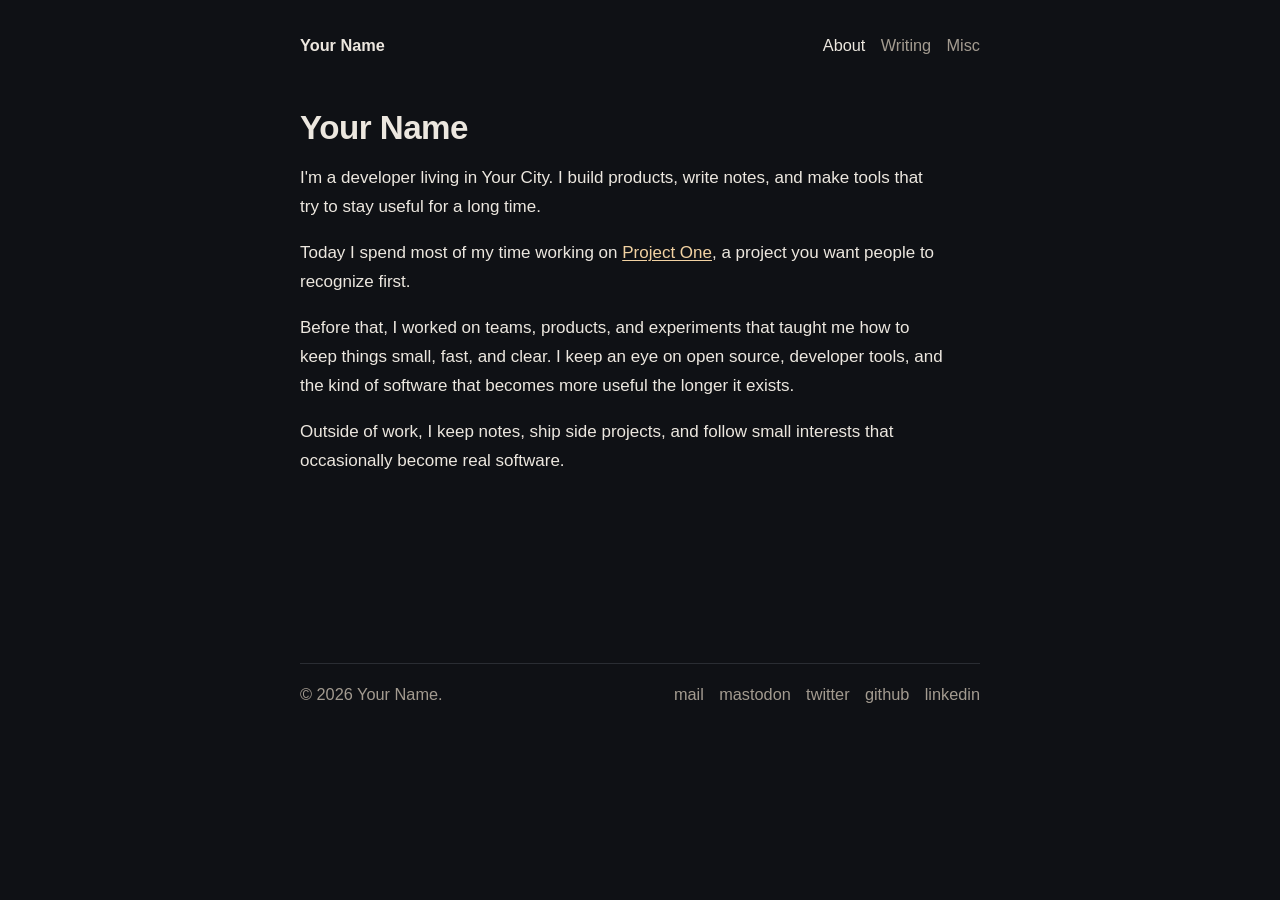
<file: index.html>
<!doctype html>
<html lang="en">
  <head>
    <meta charset="utf-8">
    <meta name="viewport" content="width=device-width, initial-scale=1">
    <title>Your Name</title>
    <meta
      name="description"
      content="A restrained personal website template for notes, projects, and contact."
    >
    <meta name="color-scheme" content="dark">
    <link rel="stylesheet" href="styles.css">
  </head>
  <body>
    <div class="site-shell">
      <header class="site-header">
        <a class="site-title" href="./">Your Name</a>
        <nav class="site-nav" aria-label="Primary">
          <a aria-current="page" href="./">About</a>
          <a href="./writing.html">Writing</a>
          <a href="./misc.html">Misc</a>
        </nav>
      </header>

      <main class="page-content">
        <article class="prose">
          <h1>Your Name</h1>
          <p>
            I'm a developer living in Your City. I build products, write notes, and make tools that
            try to stay useful for a long time.
          </p>
          <p>
            Today I spend most of my time working on
            <a href="https://github.com/yourname/project-one">Project One</a>, a project you want
            people to recognize first.
          </p>
          <p>
            Before that, I worked on teams, products, and experiments that taught me how to keep
            things small, fast, and clear. I keep an eye on open source, developer tools, and the
            kind of software that becomes more useful the longer it exists.
          </p>
          <p>
            Outside of work, I keep notes, ship side projects, and follow small interests that
            occasionally become real software.
          </p>
        </article>
      </main>

      <footer class="site-footer">
        <p>&copy; 2026 Your Name.</p>
        <p class="footer-links">
          <a href="mailto:you@example.com">mail</a>
          <a href="https://mastodon.social/@yourname" rel="me">mastodon</a>
          <a href="https://x.com/yourname">twitter</a>
          <a href="https://github.com/yourname">github</a>
          <a href="https://www.linkedin.com/in/yourname/">linkedin</a>
        </p>
      </footer>
    </div>
  </body>
</html>
</file>
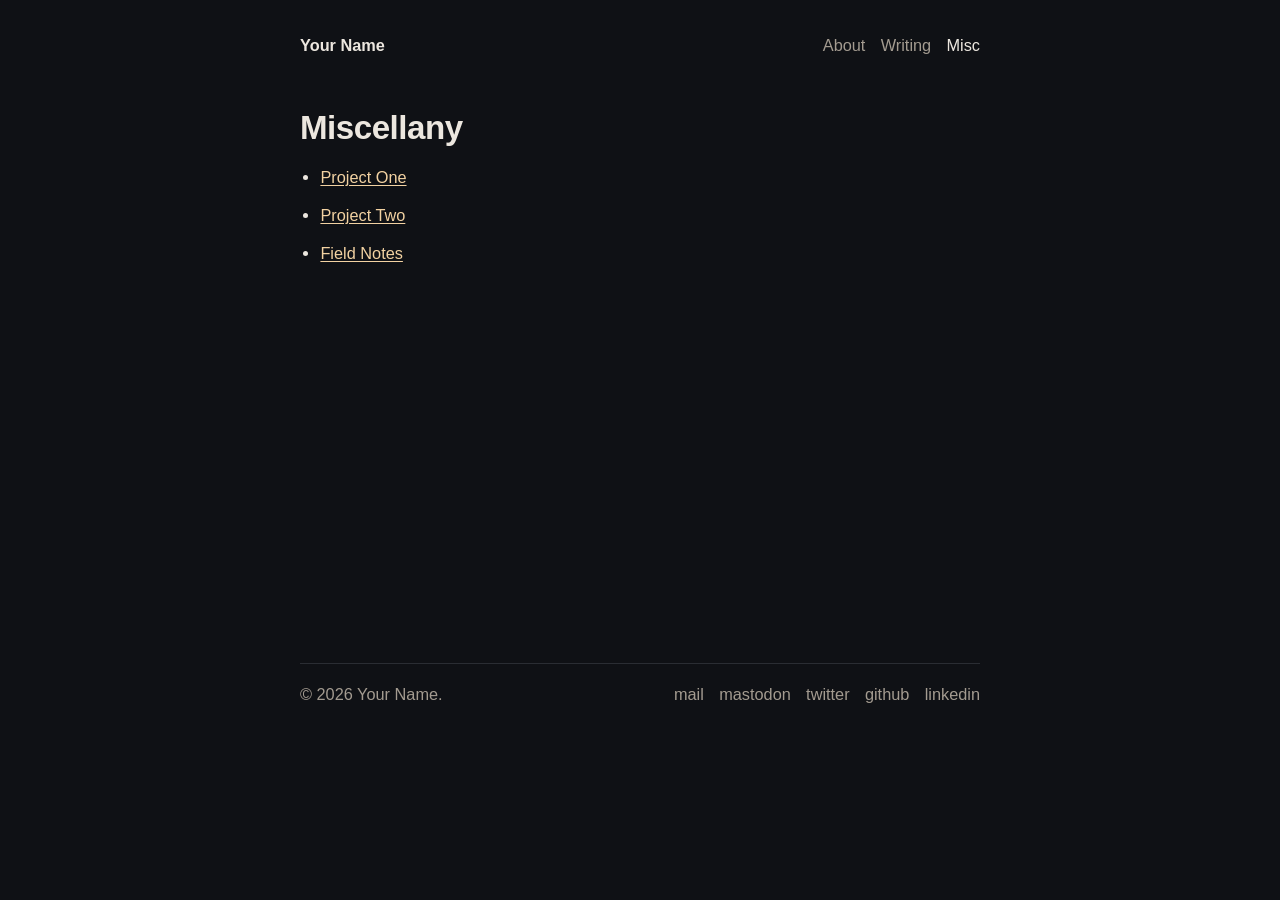
<file: misc.html>
<!doctype html>
<html lang="en">
  <head>
    <meta charset="utf-8">
    <meta name="viewport" content="width=device-width, initial-scale=1">
    <title>Misc - Your Name</title>
    <meta
      name="description"
      content="Miscellany, projects, and other links by Your Name."
    >
    <meta name="color-scheme" content="dark">
    <link rel="stylesheet" href="styles.css">
  </head>
  <body>
    <div class="site-shell">
      <header class="site-header">
        <a class="site-title" href="./">Your Name</a>
        <nav class="site-nav" aria-label="Primary">
          <a href="./">About</a>
          <a href="./writing.html">Writing</a>
          <a aria-current="page" href="./misc.html">Misc</a>
        </nav>
      </header>

      <main class="page-content">
        <article class="list-page">
          <h1>Miscellany</h1>
          <ul class="misc-list">
            <li>
              <a class="misc-title" href="https://github.com/yourname/project-one">Project One</a>
            </li>
            <li>
              <a class="misc-title" href="https://github.com/yourname/project-two">Project Two</a>
            </li>
            <li>
              <a class="misc-title" href="#">Field Notes</a>
            </li>
          </ul>
        </article>
      </main>

      <footer class="site-footer">
        <p>&copy; 2026 Your Name.</p>
        <p class="footer-links">
          <a href="mailto:you@example.com">mail</a>
          <a href="https://mastodon.social/@yourname" rel="me">mastodon</a>
          <a href="https://x.com/yourname">twitter</a>
          <a href="https://github.com/yourname">github</a>
          <a href="https://www.linkedin.com/in/yourname/">linkedin</a>
        </p>
      </footer>
    </div>
  </body>
</html>
</file>
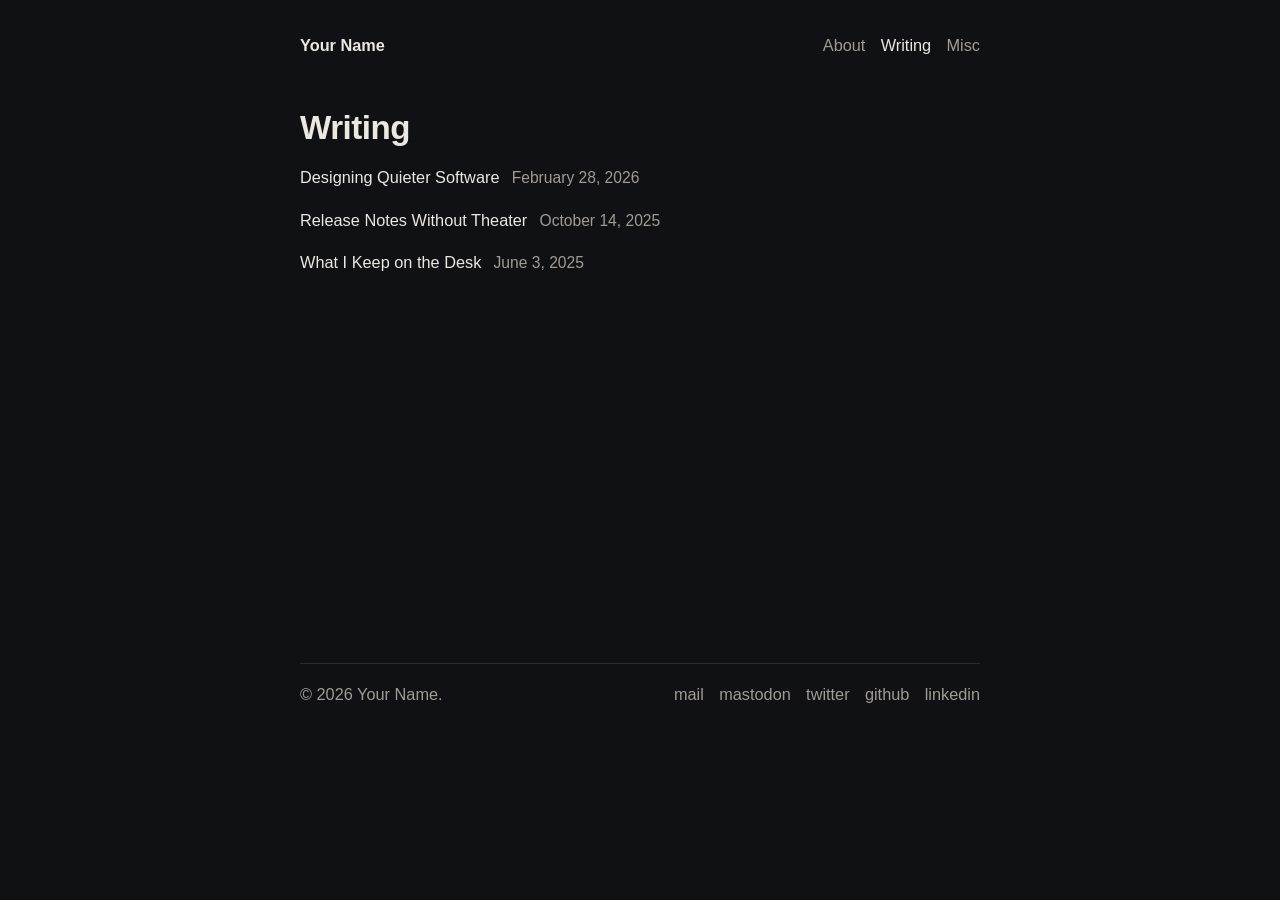
<file: writing.html>
<!doctype html>
<html lang="en">
  <head>
    <meta charset="utf-8">
    <meta name="viewport" content="width=device-width, initial-scale=1">
    <title>Writing - Your Name</title>
    <meta
      name="description"
      content="Selected writing by Your Name."
    >
    <meta name="color-scheme" content="dark">
    <link rel="stylesheet" href="styles.css">
  </head>
  <body>
    <div class="site-shell">
      <header class="site-header">
        <a class="site-title" href="./">Your Name</a>
        <nav class="site-nav" aria-label="Primary">
          <a href="./">About</a>
          <a aria-current="page" href="./writing.html">Writing</a>
          <a href="./misc.html">Misc</a>
        </nav>
      </header>

      <main class="page-content">
        <article class="list-page">
          <h1>Writing</h1>
          <ul class="entry-list">
            <li>
              <a class="entry-title" href="./writing/designing-quieter-software.html">Designing Quieter Software</a>
              <span class="entry-date">February 28, 2026</span>
            </li>
            <li>
              <a class="entry-title" href="./writing/release-notes-without-theater.html">Release Notes Without Theater</a>
              <span class="entry-date">October 14, 2025</span>
            </li>
            <li>
              <a class="entry-title" href="./writing/what-i-keep-on-the-desk.html">What I Keep on the Desk</a>
              <span class="entry-date">June 3, 2025</span>
            </li>
          </ul>
        </article>
      </main>

      <footer class="site-footer">
        <p>&copy; 2026 Your Name.</p>
        <p class="footer-links">
          <a href="mailto:you@example.com">mail</a>
          <a href="https://mastodon.social/@yourname" rel="me">mastodon</a>
          <a href="https://x.com/yourname">twitter</a>
          <a href="https://github.com/yourname">github</a>
          <a href="https://www.linkedin.com/in/yourname/">linkedin</a>
        </p>
      </footer>
    </div>
  </body>
</html>
</file>
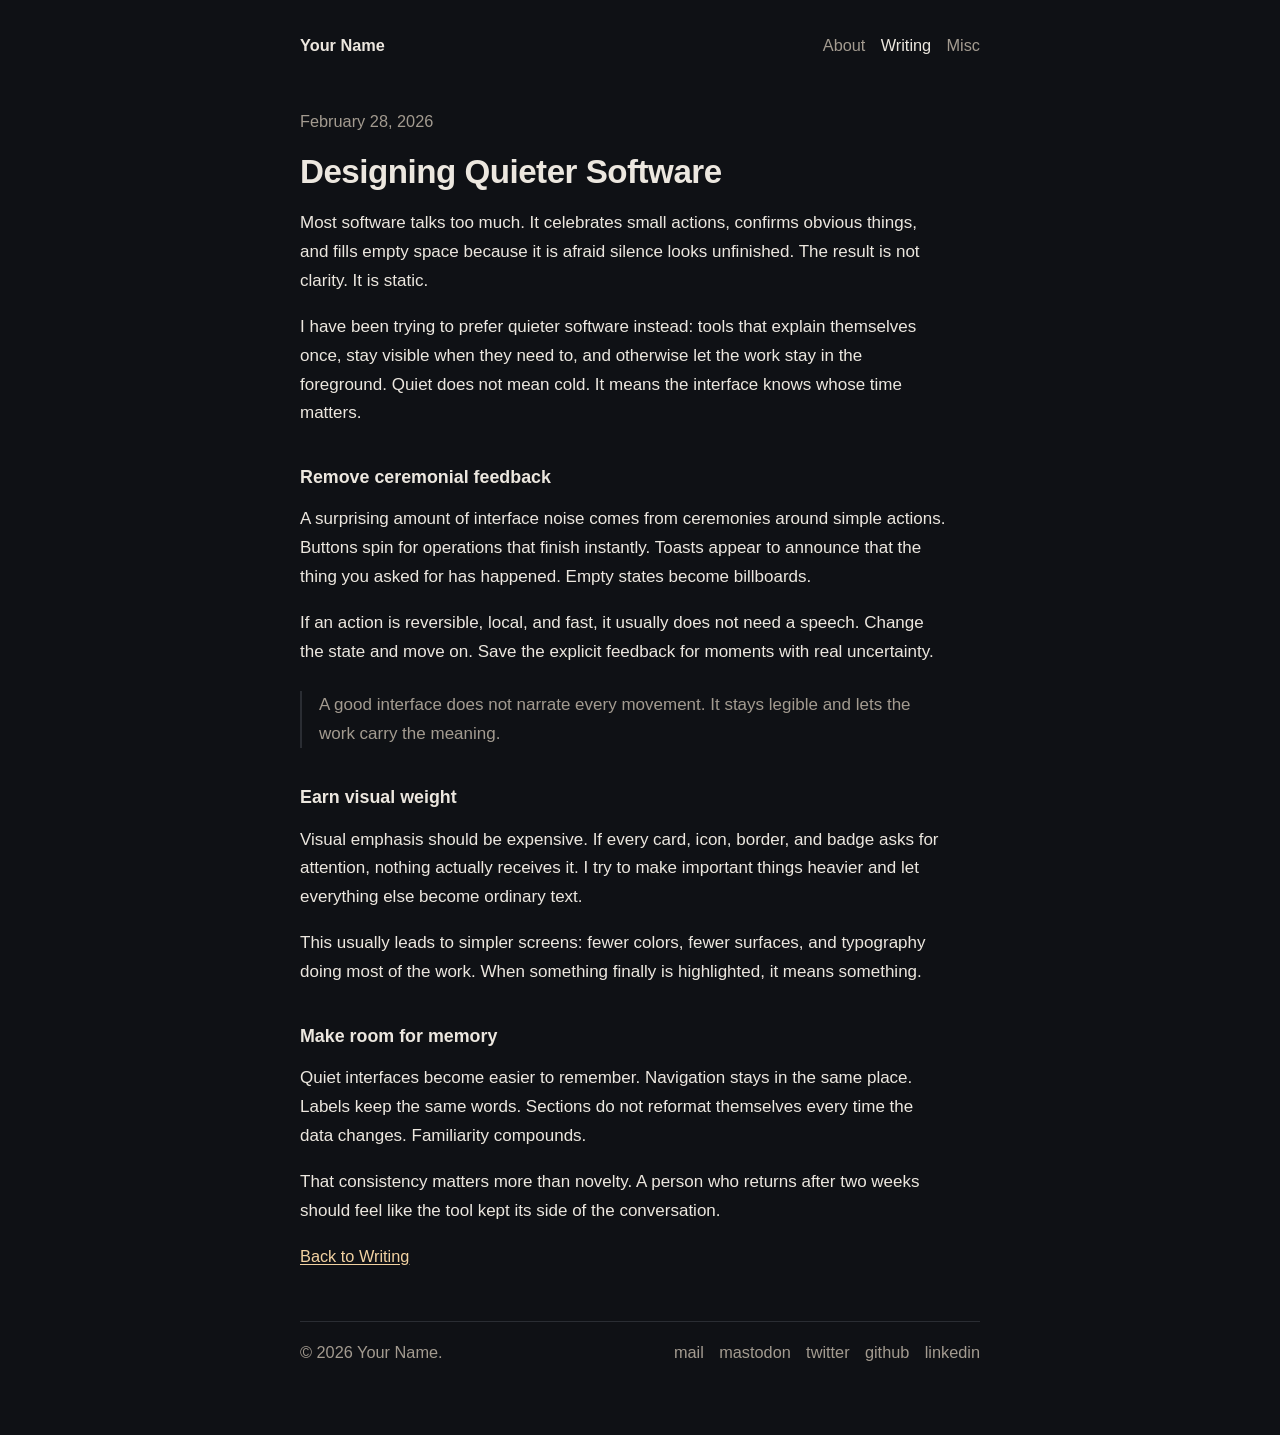
<file: writing/designing-quieter-software.html>
<!doctype html>
<html lang="en">
  <head>
    <meta charset="utf-8">
    <meta name="viewport" content="width=device-width, initial-scale=1">
    <title>Designing Quieter Software - Your Name</title>
    <meta
      name="description"
      content="A sample essay page for the Minimal Pages Template."
    >
    <meta name="color-scheme" content="dark">
    <link rel="stylesheet" href="../styles.css">
  </head>
  <body>
    <div class="site-shell">
      <header class="site-header">
        <a class="site-title" href="../">Your Name</a>
        <nav class="site-nav" aria-label="Primary">
          <a href="../">About</a>
          <a aria-current="page" href="../writing.html">Writing</a>
          <a href="../misc.html">Misc</a>
        </nav>
      </header>

      <main class="page-content">
        <article class="prose article-body">
          <p class="article-meta">February 28, 2026</p>
          <h1>Designing Quieter Software</h1>
          <p>
            Most software talks too much. It celebrates small actions, confirms obvious things, and
            fills empty space because it is afraid silence looks unfinished. The result is not
            clarity. It is static.
          </p>
          <p>
            I have been trying to prefer quieter software instead: tools that explain themselves
            once, stay visible when they need to, and otherwise let the work stay in the foreground.
            Quiet does not mean cold. It means the interface knows whose time matters.
          </p>

          <h2>Remove ceremonial feedback</h2>
          <p>
            A surprising amount of interface noise comes from ceremonies around simple actions.
            Buttons spin for operations that finish instantly. Toasts appear to announce that the
            thing you asked for has happened. Empty states become billboards.
          </p>
          <p>
            If an action is reversible, local, and fast, it usually does not need a speech. Change
            the state and move on. Save the explicit feedback for moments with real uncertainty.
          </p>

          <blockquote>
            A good interface does not narrate every movement. It stays legible and lets the work
            carry the meaning.
          </blockquote>

          <h2>Earn visual weight</h2>
          <p>
            Visual emphasis should be expensive. If every card, icon, border, and badge asks for
            attention, nothing actually receives it. I try to make important things heavier and let
            everything else become ordinary text.
          </p>
          <p>
            This usually leads to simpler screens: fewer colors, fewer surfaces, and typography
            doing most of the work. When something finally is highlighted, it means something.
          </p>

          <h2>Make room for memory</h2>
          <p>
            Quiet interfaces become easier to remember. Navigation stays in the same place. Labels
            keep the same words. Sections do not reformat themselves every time the data changes.
            Familiarity compounds.
          </p>
          <p>
            That consistency matters more than novelty. A person who returns after two weeks should
            feel like the tool kept its side of the conversation.
          </p>

          <p class="article-back"><a href="../writing.html">Back to Writing</a></p>
        </article>
      </main>

      <footer class="site-footer">
        <p>&copy; 2026 Your Name.</p>
        <p class="footer-links">
          <a href="mailto:you@example.com">mail</a>
          <a href="https://mastodon.social/@yourname" rel="me">mastodon</a>
          <a href="https://x.com/yourname">twitter</a>
          <a href="https://github.com/yourname">github</a>
          <a href="https://www.linkedin.com/in/yourname/">linkedin</a>
        </p>
      </footer>
    </div>
  </body>
</html>
</file>
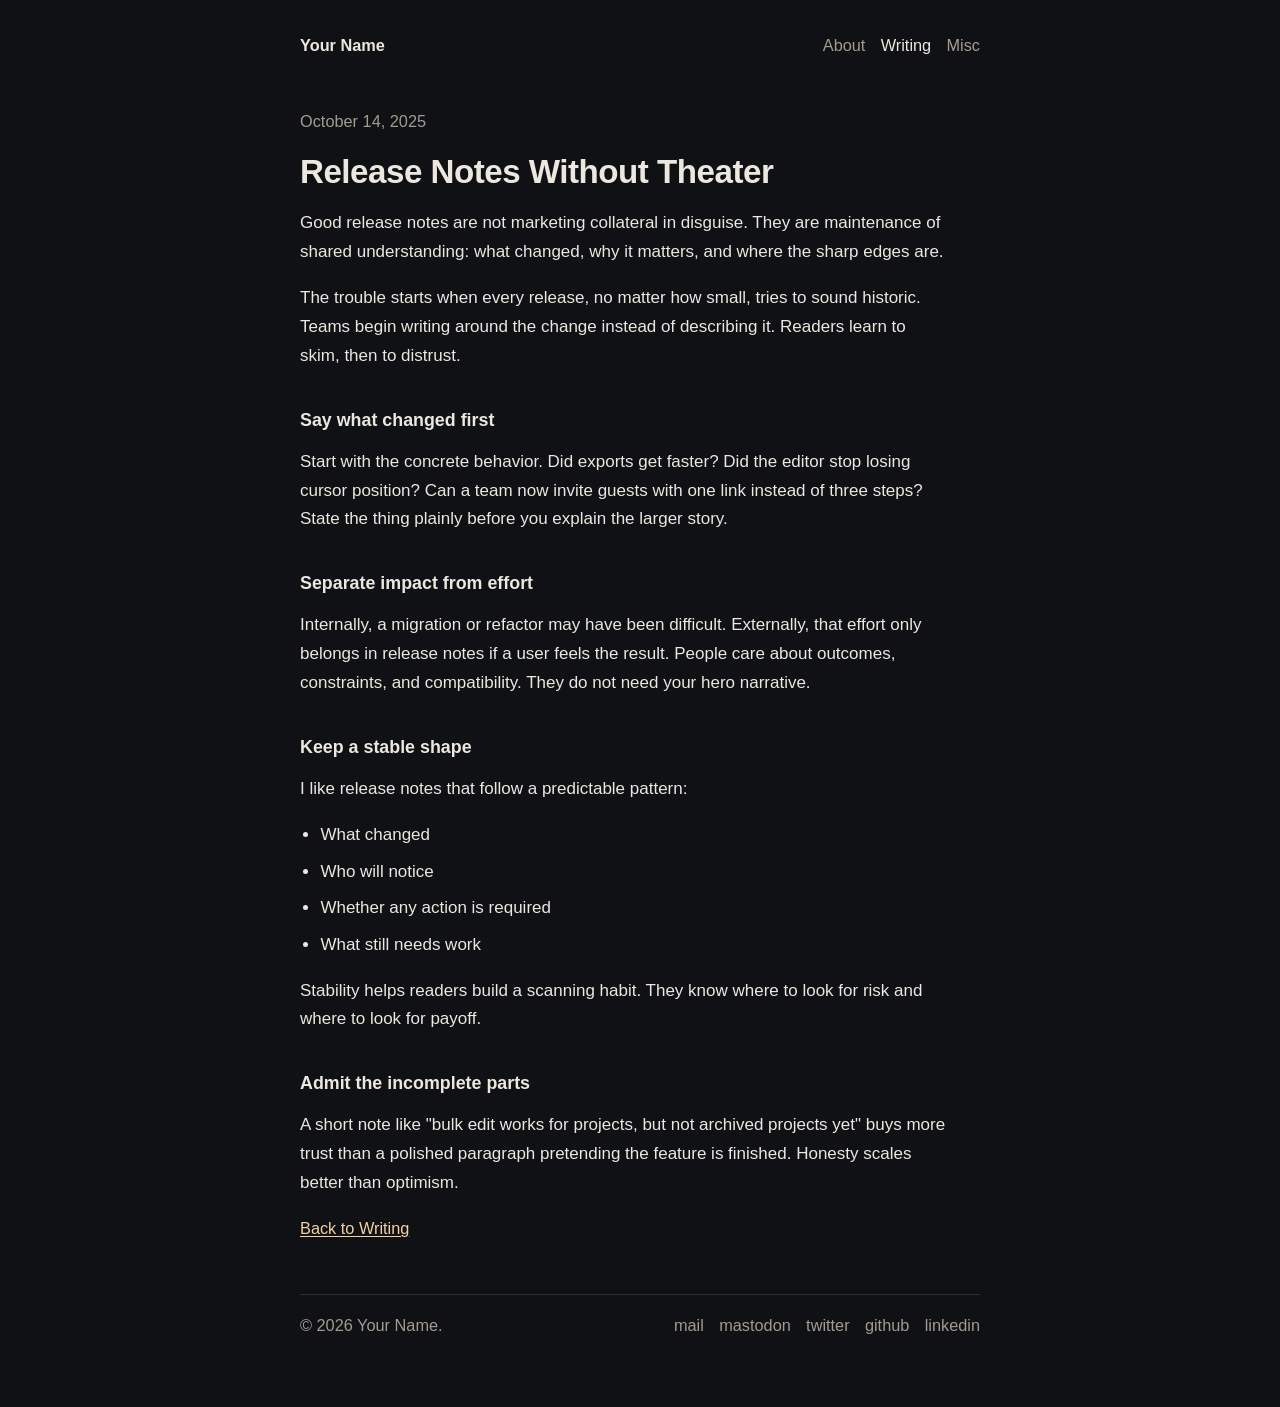
<file: writing/release-notes-without-theater.html>
<!doctype html>
<html lang="en">
  <head>
    <meta charset="utf-8">
    <meta name="viewport" content="width=device-width, initial-scale=1">
    <title>Release Notes Without Theater - Your Name</title>
    <meta
      name="description"
      content="A sample release notes article page for the Minimal Pages Template."
    >
    <meta name="color-scheme" content="dark">
    <link rel="stylesheet" href="../styles.css">
  </head>
  <body>
    <div class="site-shell">
      <header class="site-header">
        <a class="site-title" href="../">Your Name</a>
        <nav class="site-nav" aria-label="Primary">
          <a href="../">About</a>
          <a aria-current="page" href="../writing.html">Writing</a>
          <a href="../misc.html">Misc</a>
        </nav>
      </header>

      <main class="page-content">
        <article class="prose article-body">
          <p class="article-meta">October 14, 2025</p>
          <h1>Release Notes Without Theater</h1>
          <p>
            Good release notes are not marketing collateral in disguise. They are maintenance of
            shared understanding: what changed, why it matters, and where the sharp edges are.
          </p>
          <p>
            The trouble starts when every release, no matter how small, tries to sound historic.
            Teams begin writing around the change instead of describing it. Readers learn to skim,
            then to distrust.
          </p>

          <h2>Say what changed first</h2>
          <p>
            Start with the concrete behavior. Did exports get faster? Did the editor stop losing
            cursor position? Can a team now invite guests with one link instead of three steps?
            State the thing plainly before you explain the larger story.
          </p>

          <h2>Separate impact from effort</h2>
          <p>
            Internally, a migration or refactor may have been difficult. Externally, that effort
            only belongs in release notes if a user feels the result. People care about outcomes,
            constraints, and compatibility. They do not need your hero narrative.
          </p>

          <h2>Keep a stable shape</h2>
          <p>
            I like release notes that follow a predictable pattern:
          </p>
          <ul>
            <li>What changed</li>
            <li>Who will notice</li>
            <li>Whether any action is required</li>
            <li>What still needs work</li>
          </ul>
          <p>
            Stability helps readers build a scanning habit. They know where to look for risk and
            where to look for payoff.
          </p>

          <h2>Admit the incomplete parts</h2>
          <p>
            A short note like "bulk edit works for projects, but not archived projects yet" buys
            more trust than a polished paragraph pretending the feature is finished. Honesty scales
            better than optimism.
          </p>

          <p class="article-back"><a href="../writing.html">Back to Writing</a></p>
        </article>
      </main>

      <footer class="site-footer">
        <p>&copy; 2026 Your Name.</p>
        <p class="footer-links">
          <a href="mailto:you@example.com">mail</a>
          <a href="https://mastodon.social/@yourname" rel="me">mastodon</a>
          <a href="https://x.com/yourname">twitter</a>
          <a href="https://github.com/yourname">github</a>
          <a href="https://www.linkedin.com/in/yourname/">linkedin</a>
        </p>
      </footer>
    </div>
  </body>
</html>
</file>
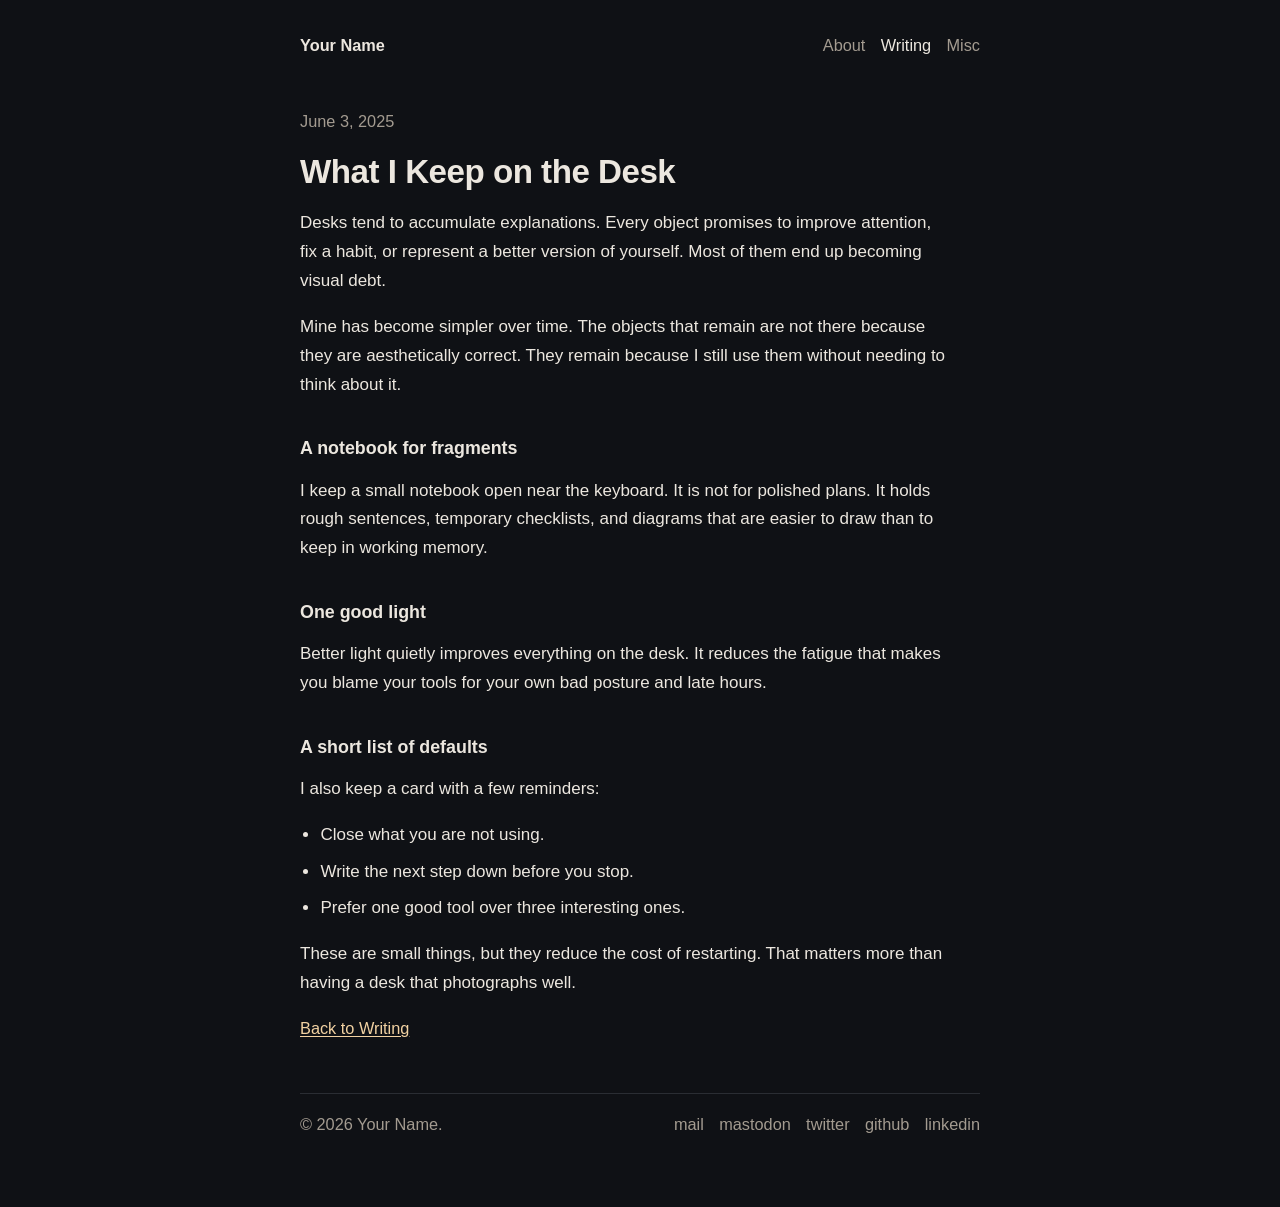
<file: writing/what-i-keep-on-the-desk.html>
<!doctype html>
<html lang="en">
  <head>
    <meta charset="utf-8">
    <meta name="viewport" content="width=device-width, initial-scale=1">
    <title>What I Keep on the Desk - Your Name</title>
    <meta
      name="description"
      content="A sample personal notes article page for the Minimal Pages Template."
    >
    <meta name="color-scheme" content="dark">
    <link rel="stylesheet" href="../styles.css">
  </head>
  <body>
    <div class="site-shell">
      <header class="site-header">
        <a class="site-title" href="../">Your Name</a>
        <nav class="site-nav" aria-label="Primary">
          <a href="../">About</a>
          <a aria-current="page" href="../writing.html">Writing</a>
          <a href="../misc.html">Misc</a>
        </nav>
      </header>

      <main class="page-content">
        <article class="prose article-body">
          <p class="article-meta">June 3, 2025</p>
          <h1>What I Keep on the Desk</h1>
          <p>
            Desks tend to accumulate explanations. Every object promises to improve attention, fix a
            habit, or represent a better version of yourself. Most of them end up becoming visual
            debt.
          </p>
          <p>
            Mine has become simpler over time. The objects that remain are not there because they
            are aesthetically correct. They remain because I still use them without needing to think
            about it.
          </p>

          <h2>A notebook for fragments</h2>
          <p>
            I keep a small notebook open near the keyboard. It is not for polished plans. It holds
            rough sentences, temporary checklists, and diagrams that are easier to draw than to keep
            in working memory.
          </p>

          <h2>One good light</h2>
          <p>
            Better light quietly improves everything on the desk. It reduces the fatigue that makes
            you blame your tools for your own bad posture and late hours.
          </p>

          <h2>A short list of defaults</h2>
          <p>
            I also keep a card with a few reminders:
          </p>
          <ul>
            <li>Close what you are not using.</li>
            <li>Write the next step down before you stop.</li>
            <li>Prefer one good tool over three interesting ones.</li>
          </ul>
          <p>
            These are small things, but they reduce the cost of restarting. That matters more than
            having a desk that photographs well.
          </p>

          <p class="article-back"><a href="../writing.html">Back to Writing</a></p>
        </article>
      </main>

      <footer class="site-footer">
        <p>&copy; 2026 Your Name.</p>
        <p class="footer-links">
          <a href="mailto:you@example.com">mail</a>
          <a href="https://mastodon.social/@yourname" rel="me">mastodon</a>
          <a href="https://x.com/yourname">twitter</a>
          <a href="https://github.com/yourname">github</a>
          <a href="https://www.linkedin.com/in/yourname/">linkedin</a>
        </p>
      </footer>
    </div>
  </body>
</html>
</file>
<file: styles.css>
:root {
  color-scheme: dark;
  --background: #0f1115;
  --text: #ece7df;
  --muted: #a39b90;
  --rule: #2a2d33;
  --accent: #f2d2a2;
  font-size: 17px;
}

*,
*::before,
*::after {
  box-sizing: border-box;
}

html {
  -webkit-text-size-adjust: 100%;
}

body {
  margin: 0;
  background: var(--background);
  color: var(--text);
  font-family: -apple-system, BlinkMacSystemFont, "Segoe UI", Helvetica, Arial, sans-serif;
  line-height: 1.7;
}

a {
  color: var(--accent);
  text-decoration: underline;
  text-decoration-thickness: from-font;
  text-underline-offset: 0.14em;
}

a:hover {
  color: var(--text);
}

.site-shell {
  width: min(40rem, calc(100% - 2rem));
  margin: 0 auto;
  padding: 1.9rem 0 4rem;
}

.site-header,
.site-footer {
  display: flex;
  flex-wrap: wrap;
  align-items: baseline;
  justify-content: space-between;
  gap: 0.4rem 1rem;
}

.site-header {
  margin-bottom: 2.8rem;
}

.site-title,
.site-nav,
.site-footer,
.entry-list,
.misc-list {
  font-size: 0.96rem;
}

.site-title {
  font-weight: 600;
  text-decoration: none;
  color: var(--text);
}

.site-nav,
.footer-links {
  display: flex;
  flex-wrap: wrap;
  gap: 0.25rem 0.9rem;
}

.site-nav a {
  color: var(--muted);
  text-decoration: none;
}

.site-nav a:hover,
.site-nav a[aria-current="page"] {
  color: var(--text);
}

.page-content {
  min-height: 56vh;
  max-width: 38rem;
}

.prose h1,
.list-page h1 {
  margin: 0 0 1rem;
  font-size: 1.95rem;
  font-weight: 600;
  line-height: 1.2;
  letter-spacing: -0.015em;
}

.prose p,
.list-page p {
  margin: 0 0 1rem;
}

.article-meta,
.article-back {
  color: var(--muted);
  font-size: 0.96rem;
}

.article-meta {
  margin-bottom: 0.65rem;
}

.article-back {
  margin-top: 2rem;
}

.article-body h2 {
  margin: 2rem 0 0.75rem;
  font-size: 1.05rem;
  font-weight: 600;
}

.article-body blockquote {
  margin: 1.4rem 0;
  padding-left: 1rem;
  border-left: 2px solid var(--rule);
  color: var(--muted);
}

.article-body ul {
  padding-left: 1.2rem;
}

.article-body li {
  margin-bottom: 0.45rem;
}

.entry-list,
.misc-list {
  margin: 0;
}

.entry-list {
  padding: 0;
  list-style: none;
}

.entry-list li {
  margin: 0 0 0.85rem;
}

.entry-title,
.misc-title {
  font-weight: 500;
}

.entry-title {
  text-decoration: none;
  color: var(--text);
}

.entry-title:hover {
  color: var(--accent);
  text-decoration: underline;
}

.entry-date {
  color: var(--muted);
  font-size: 0.92rem;
  margin-left: 0.45rem;
}

.misc-list {
  padding-left: 1.2rem;
}

.misc-list li {
  margin: 0 0 0.6rem;
}

.site-footer {
  margin-top: 3rem;
  padding-top: 1rem;
  border-top: 1px solid var(--rule);
  color: var(--muted);
  font-size: 0.96rem;
}

.site-footer p {
  margin: 0;
}

.footer-links a {
  color: var(--muted);
  text-decoration: none;
}

.footer-links a:hover {
  color: var(--accent);
  text-decoration: underline;
}

@media (max-width: 640px) {
  :root {
    font-size: 16px;
  }

  .site-shell {
    width: calc(100% - 1.5rem);
    padding-top: 1.2rem;
  }

  .site-header {
    margin-bottom: 2.1rem;
  }

  .prose h1,
  .list-page h1 {
    font-size: 1.7rem;
  }

  .article-body h2 {
    font-size: 1rem;
  }

  .entry-date {
    display: block;
    margin: 0.1rem 0 0;
  }
}
</file>
